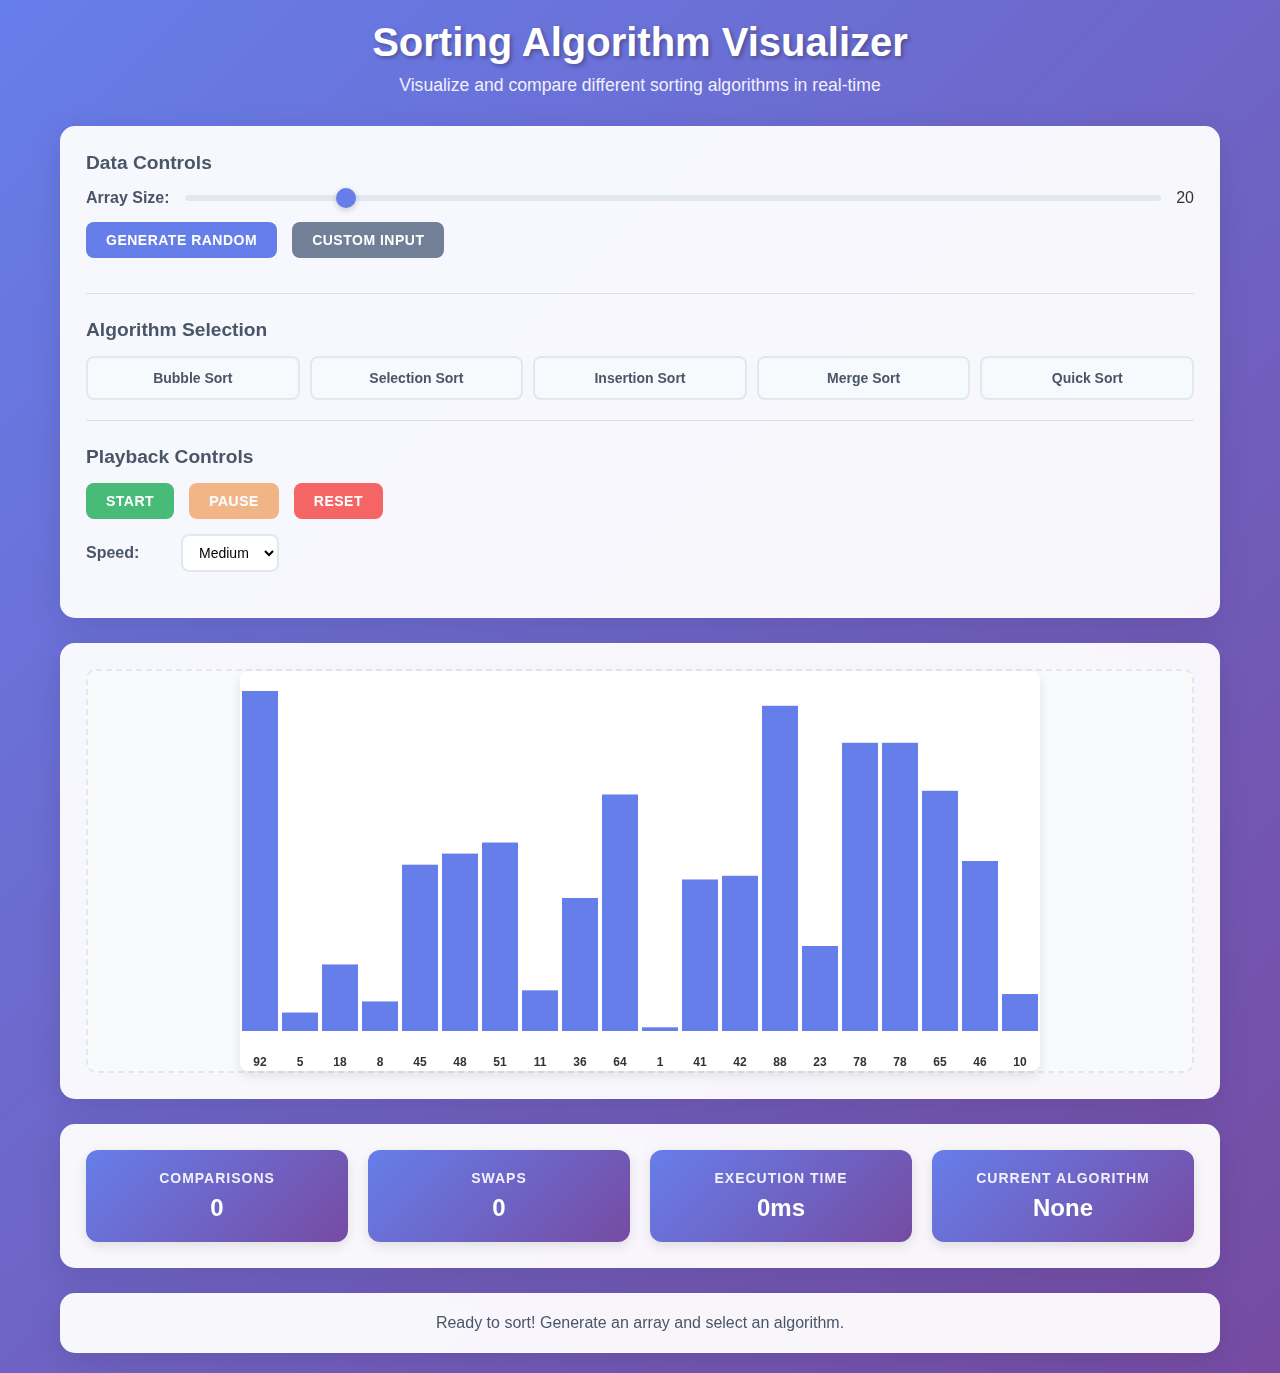
<file: index.html>
<!DOCTYPE html>
<html lang="en">
<head>
    <meta charset="UTF-8">
    <meta name="viewport" content="width=device-width, initial-scale=1.0">
    <title>Sorting Algorithm Visualizer</title>
    <link rel="stylesheet" href="styles.css">
</head>
<body>
    <div class="container">
        <!-- Header -->
        <header class="header">
            <h1>Sorting Algorithm Visualizer</h1>
            <p>Visualize and compare different sorting algorithms in real-time</p>
        </header>

        <!-- Controls Panel -->
        <section class="controls-panel">
            <!-- Data Generation Controls -->
            <div class="control-group">
                <h3>Data Controls</h3>
                <div class="control-row">
                    <label for="array-size">Array Size:</label>
                    <input type="range" id="array-size" min="5" max="100" value="20">
                    <span id="size-display">20</span>
                </div>
                <div class="control-row">
                    <button id="generate-random" class="btn btn-primary">Generate Random</button>
                    <button id="generate-custom" class="btn btn-secondary">Custom Input</button>
                </div>
                <div class="control-row" id="custom-input-row" style="display: none;">
                    <input type="text" id="custom-array" placeholder="Enter numbers separated by commas (e.g., 5,2,8,1,9)">
                    <button id="apply-custom" class="btn btn-success">Apply</button>
                </div>
            </div>

            <!-- Algorithm Selection -->
            <div class="control-group">
                <h3>Algorithm Selection</h3>
                <div class="algorithm-buttons">
                    <button class="algorithm-btn" data-algorithm="bubble">Bubble Sort</button>
                    <button class="algorithm-btn" data-algorithm="selection">Selection Sort</button>
                    <button class="algorithm-btn" data-algorithm="insertion">Insertion Sort</button>
                    <button class="algorithm-btn" data-algorithm="merge">Merge Sort</button>
                    <button class="algorithm-btn" data-algorithm="quick">Quick Sort</button>
                </div>
            </div>

            <!-- Playback Controls -->
            <div class="control-group">
                <h3>Playback Controls</h3>
                <div class="control-row">
                    <button id="start-sort" class="btn btn-success">Start</button>
                    <button id="pause-sort" class="btn btn-warning" disabled>Pause</button>
                    <button id="reset-sort" class="btn btn-danger">Reset</button>
                </div>
                <div class="control-row">
                    <label for="speed-select">Speed:</label>
                    <select id="speed-select">
                        <option value="slow">Slow</option>
                        <option value="medium" selected>Medium</option>
                        <option value="fast">Fast</option>
                    </select>
                </div>
            </div>
        </section>

        <!-- Visualization Area -->
        <section class="visualization-area">
            <div class="chart-container">
                <canvas id="sorting-chart" width="800" height="400"></canvas>
            </div>
        </section>

        <!-- Performance Metrics -->
        <section class="performance-metrics">
            <div class="metrics-grid">
                <div class="metric-card">
                    <h4>Comparisons</h4>
                    <span id="comparisons-count">0</span>
                </div>
                <div class="metric-card">
                    <h4>Swaps</h4>
                    <span id="swaps-count">0</span>
                </div>
                <div class="metric-card">
                    <h4>Execution Time</h4>
                    <span id="execution-time">0ms</span>
                </div>
                <div class="metric-card">
                    <h4>Current Algorithm</h4>
                    <span id="current-algorithm">None</span>
                </div>
            </div>
        </section>

        <!-- Status Display -->
        <section class="status-display">
            <div id="status-message">Ready to sort! Generate an array and select an algorithm.</div>
        </section>
    </div>

    <!-- Sorting Algorithm Modules -->
    <script src="algorithms/bubbleSort.js"></script>
    <script src="algorithms/selectionSort.js"></script>
    <script src="algorithms/insertionSort.js"></script>
    <script src="algorithms/mergeSort.js"></script>
    <script src="algorithms/quickSort.js"></script>
    
    <!-- Main Application Script -->
    <script src="script.js"></script>
</body>
</html>
</file>
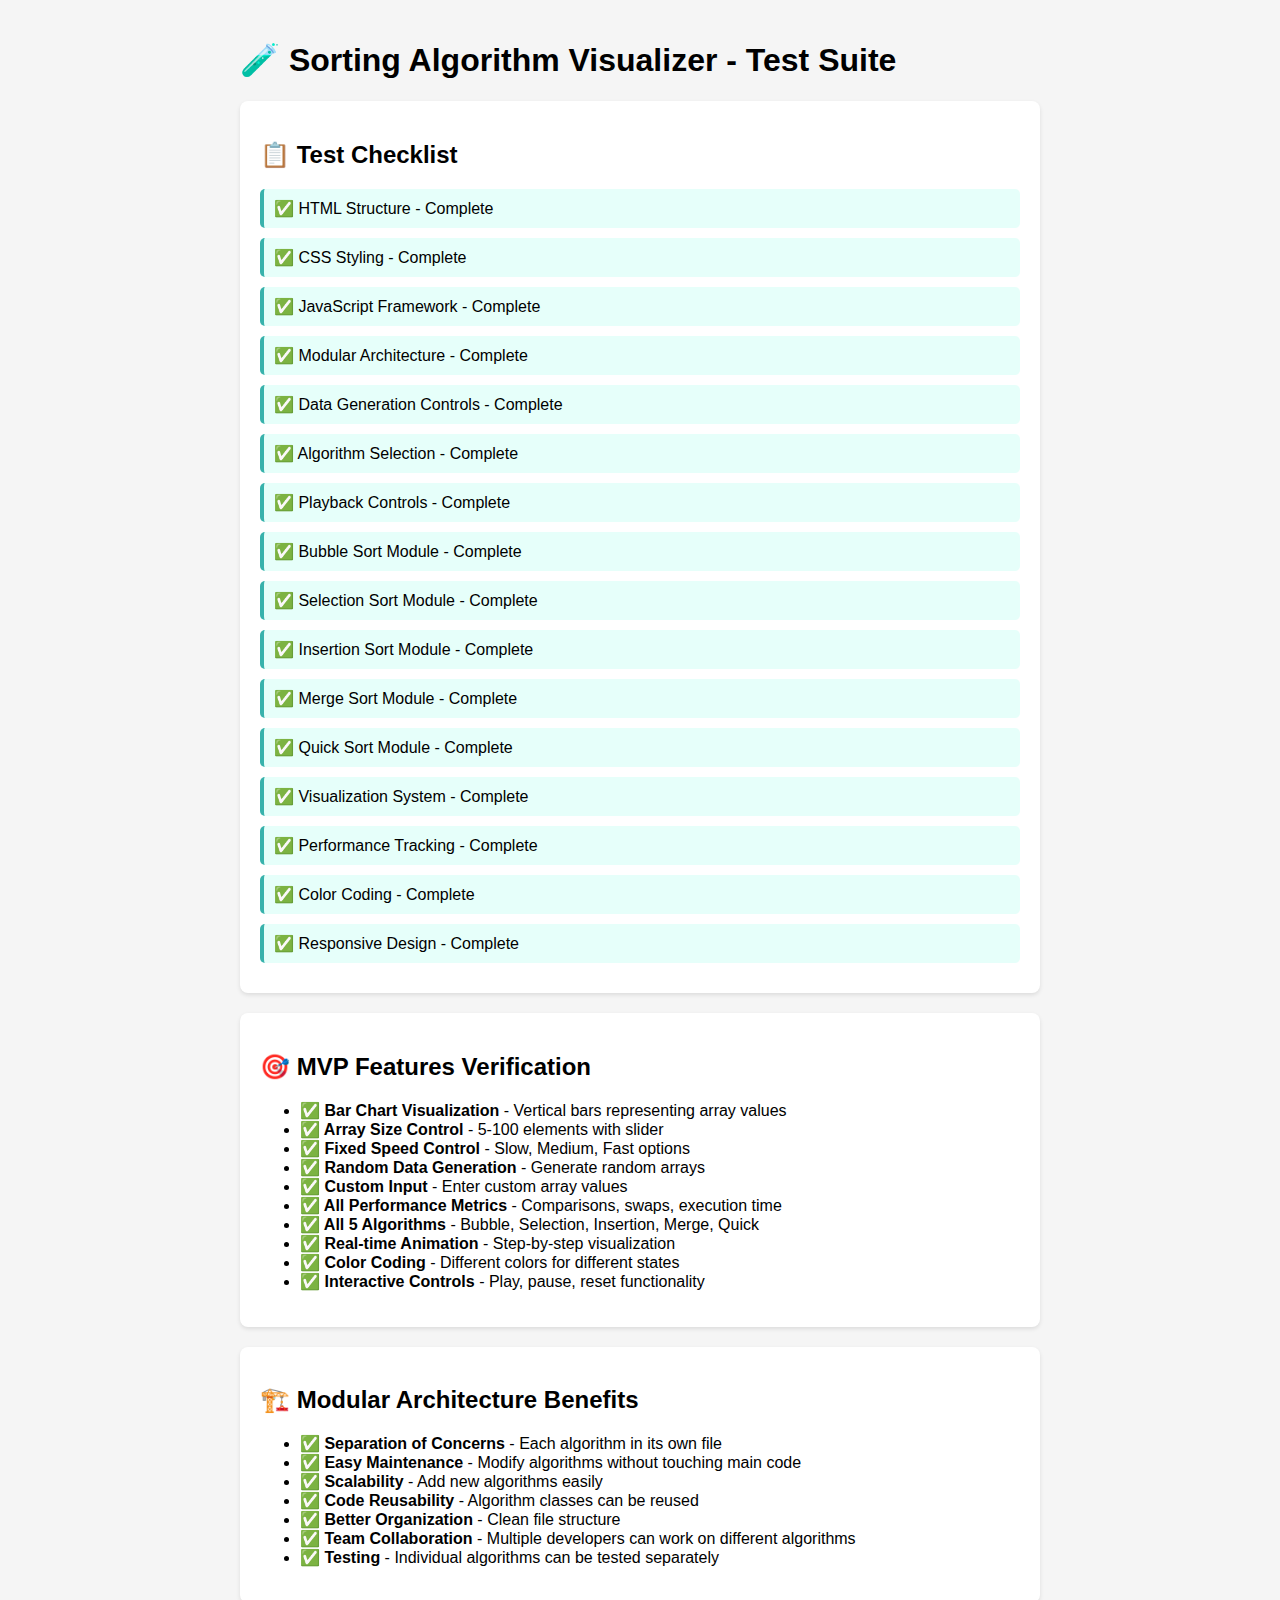
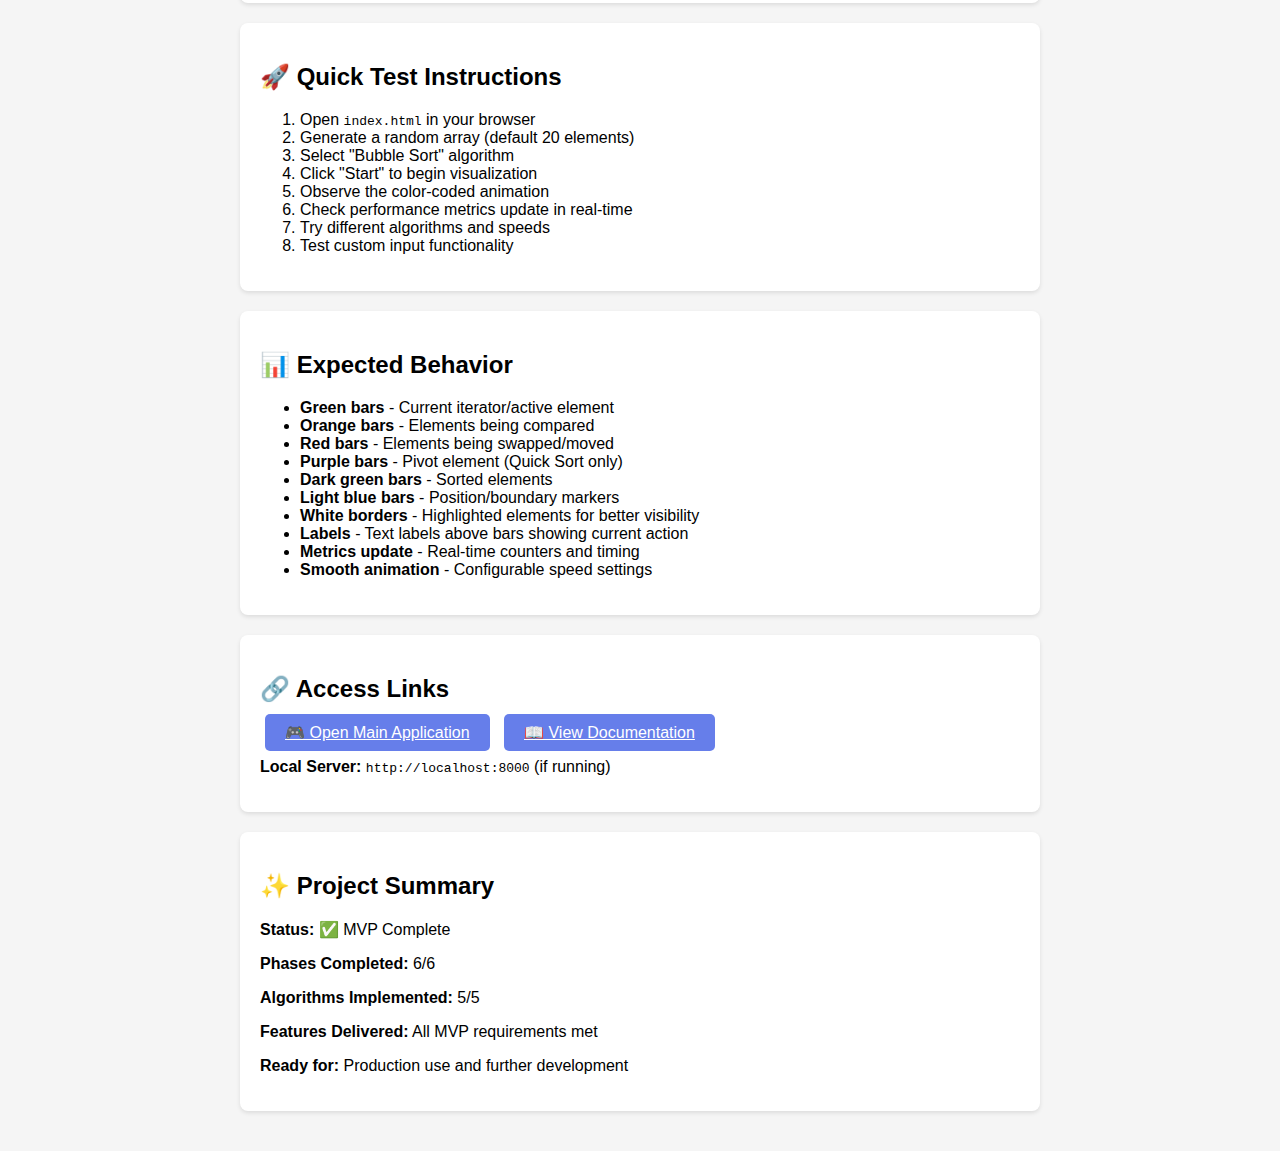
<file: test.html>
<!DOCTYPE html>
<html lang="en">
<head>
    <meta charset="UTF-8">
    <meta name="viewport" content="width=device-width, initial-scale=1.0">
    <title>Sorting Visualizer - Test Page</title>
    <style>
        body {
            font-family: Arial, sans-serif;
            max-width: 800px;
            margin: 0 auto;
            padding: 20px;
            background: #f5f5f5;
        }
        .test-section {
            background: white;
            padding: 20px;
            margin: 20px 0;
            border-radius: 8px;
            box-shadow: 0 2px 4px rgba(0,0,0,0.1);
        }
        .test-button {
            background: #667eea;
            color: white;
            border: none;
            padding: 10px 20px;
            border-radius: 5px;
            cursor: pointer;
            margin: 5px;
        }
        .test-button:hover {
            background: #5a67d8;
        }
        .status {
            margin: 10px 0;
            padding: 10px;
            border-radius: 5px;
            background: #e6fffa;
            border-left: 4px solid #38b2ac;
        }
    </style>
</head>
<body>
    <h1>🧪 Sorting Algorithm Visualizer - Test Suite</h1>
    
    <div class="test-section">
        <h2>📋 Test Checklist</h2>
        <div id="test-results">
            <div class="status">✅ HTML Structure - Complete</div>
            <div class="status">✅ CSS Styling - Complete</div>
            <div class="status">✅ JavaScript Framework - Complete</div>
            <div class="status">✅ Modular Architecture - Complete</div>
            <div class="status">✅ Data Generation Controls - Complete</div>
            <div class="status">✅ Algorithm Selection - Complete</div>
            <div class="status">✅ Playback Controls - Complete</div>
            <div class="status">✅ Bubble Sort Module - Complete</div>
            <div class="status">✅ Selection Sort Module - Complete</div>
            <div class="status">✅ Insertion Sort Module - Complete</div>
            <div class="status">✅ Merge Sort Module - Complete</div>
            <div class="status">✅ Quick Sort Module - Complete</div>
            <div class="status">✅ Visualization System - Complete</div>
            <div class="status">✅ Performance Tracking - Complete</div>
            <div class="status">✅ Color Coding - Complete</div>
            <div class="status">✅ Responsive Design - Complete</div>
        </div>
    </div>

    <div class="test-section">
        <h2>🎯 MVP Features Verification</h2>
        <ul>
            <li><strong>✅ Bar Chart Visualization</strong> - Vertical bars representing array values</li>
            <li><strong>✅ Array Size Control</strong> - 5-100 elements with slider</li>
            <li><strong>✅ Fixed Speed Control</strong> - Slow, Medium, Fast options</li>
            <li><strong>✅ Random Data Generation</strong> - Generate random arrays</li>
            <li><strong>✅ Custom Input</strong> - Enter custom array values</li>
            <li><strong>✅ All Performance Metrics</strong> - Comparisons, swaps, execution time</li>
            <li><strong>✅ All 5 Algorithms</strong> - Bubble, Selection, Insertion, Merge, Quick</li>
            <li><strong>✅ Real-time Animation</strong> - Step-by-step visualization</li>
            <li><strong>✅ Color Coding</strong> - Different colors for different states</li>
            <li><strong>✅ Interactive Controls</strong> - Play, pause, reset functionality</li>
        </ul>
    </div>

    <div class="test-section">
        <h2>🏗️ Modular Architecture Benefits</h2>
        <ul>
            <li><strong>✅ Separation of Concerns</strong> - Each algorithm in its own file</li>
            <li><strong>✅ Easy Maintenance</strong> - Modify algorithms without touching main code</li>
            <li><strong>✅ Scalability</strong> - Add new algorithms easily</li>
            <li><strong>✅ Code Reusability</strong> - Algorithm classes can be reused</li>
            <li><strong>✅ Better Organization</strong> - Clean file structure</li>
            <li><strong>✅ Team Collaboration</strong> - Multiple developers can work on different algorithms</li>
            <li><strong>✅ Testing</strong> - Individual algorithms can be tested separately</li>
        </ul>
    </div>

    <div class="test-section">
        <h2>🚀 Quick Test Instructions</h2>
        <ol>
            <li>Open <code>index.html</code> in your browser</li>
            <li>Generate a random array (default 20 elements)</li>
            <li>Select "Bubble Sort" algorithm</li>
            <li>Click "Start" to begin visualization</li>
            <li>Observe the color-coded animation</li>
            <li>Check performance metrics update in real-time</li>
            <li>Try different algorithms and speeds</li>
            <li>Test custom input functionality</li>
        </ol>
    </div>

    <div class="test-section">
        <h2>📊 Expected Behavior</h2>
        <ul>
            <li><strong>Green bars</strong> - Current iterator/active element</li>
            <li><strong>Orange bars</strong> - Elements being compared</li>
            <li><strong>Red bars</strong> - Elements being swapped/moved</li>
            <li><strong>Purple bars</strong> - Pivot element (Quick Sort only)</li>
            <li><strong>Dark green bars</strong> - Sorted elements</li>
            <li><strong>Light blue bars</strong> - Position/boundary markers</li>
            <li><strong>White borders</strong> - Highlighted elements for better visibility</li>
            <li><strong>Labels</strong> - Text labels above bars showing current action</li>
            <li><strong>Metrics update</strong> - Real-time counters and timing</li>
            <li><strong>Smooth animation</strong> - Configurable speed settings</li>
        </ul>
    </div>

    <div class="test-section">
        <h2>🔗 Access Links</h2>
        <p>
            <a href="index.html" class="test-button">🎮 Open Main Application</a>
            <a href="README.md" class="test-button">📖 View Documentation</a>
        </p>
        <p><strong>Local Server:</strong> <code>http://localhost:8000</code> (if running)</p>
    </div>

    <div class="test-section">
        <h2>✨ Project Summary</h2>
        <p><strong>Status:</strong> ✅ MVP Complete</p>
        <p><strong>Phases Completed:</strong> 6/6</p>
        <p><strong>Algorithms Implemented:</strong> 5/5</p>
        <p><strong>Features Delivered:</strong> All MVP requirements met</p>
        <p><strong>Ready for:</strong> Production use and further development</p>
    </div>

    <script>
        // Simple test to verify JavaScript is working
        console.log('🧪 Test page loaded successfully!');
        console.log('📊 Sorting Visualizer MVP is ready for testing');
        
        // Add some interactive feedback
        document.querySelectorAll('.test-button').forEach(button => {
            button.addEventListener('click', function() {
                console.log('🔗 Navigation clicked:', this.textContent);
            });
        });
    </script>
</body>
</html>
</file>
<file: styles.css>
/* Reset and Base Styles */
* {
    margin: 0;
    padding: 0;
    box-sizing: border-box;
}

body {
    font-family: 'Segoe UI', Tahoma, Geneva, Verdana, sans-serif;
    background: linear-gradient(135deg, #667eea 0%, #764ba2 100%);
    min-height: 100vh;
    color: #333;
}

.container {
    max-width: 1200px;
    margin: 0 auto;
    padding: 20px;
}

/* Header Styles */
.header {
    text-align: center;
    margin-bottom: 30px;
    color: white;
}

.header h1 {
    font-size: 2.5rem;
    margin-bottom: 10px;
    text-shadow: 2px 2px 4px rgba(0,0,0,0.3);
}

.header p {
    font-size: 1.1rem;
    opacity: 0.9;
}

/* Controls Panel */
.controls-panel {
    background: rgba(255, 255, 255, 0.95);
    border-radius: 15px;
    padding: 25px;
    margin-bottom: 25px;
    box-shadow: 0 8px 32px rgba(0,0,0,0.1);
    backdrop-filter: blur(10px);
    border: 1px solid rgba(255, 255, 255, 0.2);
}

.control-group {
    margin-bottom: 25px;
    padding-bottom: 20px;
    border-bottom: 1px solid #e0e0e0;
}

.control-group:last-child {
    border-bottom: none;
    margin-bottom: 0;
}

.control-group h3 {
    color: #4a5568;
    margin-bottom: 15px;
    font-size: 1.2rem;
}

.control-row {
    display: flex;
    align-items: center;
    gap: 15px;
    margin-bottom: 15px;
    flex-wrap: wrap;
}

.control-row:last-child {
    margin-bottom: 0;
}

/* Form Controls */
label {
    font-weight: 600;
    color: #4a5568;
    min-width: 80px;
}

input[type="range"] {
    flex: 1;
    min-width: 150px;
    height: 6px;
    border-radius: 3px;
    background: #e2e8f0;
    outline: none;
    -webkit-appearance: none;
}

input[type="range"]::-webkit-slider-thumb {
    -webkit-appearance: none;
    appearance: none;
    width: 20px;
    height: 20px;
    border-radius: 50%;
    background: #667eea;
    cursor: pointer;
    box-shadow: 0 2px 6px rgba(0,0,0,0.2);
}

input[type="range"]::-moz-range-thumb {
    width: 20px;
    height: 20px;
    border-radius: 50%;
    background: #667eea;
    cursor: pointer;
    border: none;
    box-shadow: 0 2px 6px rgba(0,0,0,0.2);
}

input[type="text"] {
    flex: 1;
    padding: 10px 15px;
    border: 2px solid #e2e8f0;
    border-radius: 8px;
    font-size: 14px;
    transition: border-color 0.3s ease;
}

input[type="text"]:focus {
    outline: none;
    border-color: #667eea;
}

select {
    padding: 8px 12px;
    border: 2px solid #e2e8f0;
    border-radius: 8px;
    background: white;
    font-size: 14px;
    cursor: pointer;
}

/* Buttons */
.btn {
    padding: 10px 20px;
    border: none;
    border-radius: 8px;
    font-size: 14px;
    font-weight: 600;
    cursor: pointer;
    transition: all 0.3s ease;
    text-transform: uppercase;
    letter-spacing: 0.5px;
}

.btn-primary {
    background: #667eea;
    color: white;
}

.btn-primary:hover {
    background: #5a67d8;
    transform: translateY(-2px);
    box-shadow: 0 4px 12px rgba(102, 126, 234, 0.4);
}

.btn-secondary {
    background: #718096;
    color: white;
}

.btn-secondary:hover {
    background: #4a5568;
    transform: translateY(-2px);
    box-shadow: 0 4px 12px rgba(113, 128, 150, 0.4);
}

.btn-success {
    background: #48bb78;
    color: white;
}

.btn-success:hover {
    background: #38a169;
    transform: translateY(-2px);
    box-shadow: 0 4px 12px rgba(72, 187, 120, 0.4);
}

.btn-warning {
    background: #ed8936;
    color: white;
}

.btn-warning:hover {
    background: #dd6b20;
    transform: translateY(-2px);
    box-shadow: 0 4px 12px rgba(237, 137, 54, 0.4);
}

.btn-danger {
    background: #f56565;
    color: white;
}

.btn-danger:hover {
    background: #e53e3e;
    transform: translateY(-2px);
    box-shadow: 0 4px 12px rgba(245, 101, 101, 0.4);
}

.btn:disabled {
    opacity: 0.6;
    cursor: not-allowed;
    transform: none;
    box-shadow: none;
}

/* Algorithm Buttons */
.algorithm-buttons {
    display: grid;
    grid-template-columns: repeat(auto-fit, minmax(150px, 1fr));
    gap: 10px;
}

.algorithm-btn {
    padding: 12px 16px;
    background: #f7fafc;
    border: 2px solid #e2e8f0;
    border-radius: 8px;
    font-size: 14px;
    font-weight: 600;
    cursor: pointer;
    transition: all 0.3s ease;
    color: #4a5568;
}

.algorithm-btn:hover {
    background: #edf2f7;
    border-color: #cbd5e0;
    transform: translateY(-1px);
}

.algorithm-btn.active {
    background: #667eea;
    color: white;
    border-color: #667eea;
    box-shadow: 0 4px 12px rgba(102, 126, 234, 0.3);
}

/* Visualization Area */
.visualization-area {
    background: rgba(255, 255, 255, 0.95);
    border-radius: 15px;
    padding: 25px;
    margin-bottom: 25px;
    box-shadow: 0 8px 32px rgba(0,0,0,0.1);
    backdrop-filter: blur(10px);
    border: 1px solid rgba(255, 255, 255, 0.2);
}

.chart-container {
    display: flex;
    justify-content: center;
    align-items: center;
    min-height: 400px;
    background: #f8fafc;
    border-radius: 10px;
    border: 2px dashed #e2e8f0;
}

#sorting-chart {
    border-radius: 8px;
    background: white;
    box-shadow: 0 4px 12px rgba(0,0,0,0.1);
}

/* Performance Metrics */
.performance-metrics {
    background: rgba(255, 255, 255, 0.95);
    border-radius: 15px;
    padding: 25px;
    margin-bottom: 25px;
    box-shadow: 0 8px 32px rgba(0,0,0,0.1);
    backdrop-filter: blur(10px);
    border: 1px solid rgba(255, 255, 255, 0.2);
}

.metrics-grid {
    display: grid;
    grid-template-columns: repeat(auto-fit, minmax(200px, 1fr));
    gap: 20px;
}

.metric-card {
    background: linear-gradient(135deg, #667eea 0%, #764ba2 100%);
    color: white;
    padding: 20px;
    border-radius: 12px;
    text-align: center;
    box-shadow: 0 4px 12px rgba(0,0,0,0.1);
}

.metric-card h4 {
    font-size: 14px;
    margin-bottom: 8px;
    opacity: 0.9;
    text-transform: uppercase;
    letter-spacing: 1px;
}

.metric-card span {
    font-size: 24px;
    font-weight: bold;
    display: block;
}

/* Status Display */
.status-display {
    background: rgba(255, 255, 255, 0.95);
    border-radius: 15px;
    padding: 20px;
    box-shadow: 0 8px 32px rgba(0,0,0,0.1);
    backdrop-filter: blur(10px);
    border: 1px solid rgba(255, 255, 255, 0.2);
}

#status-message {
    text-align: center;
    font-size: 16px;
    color: #4a5568;
    font-weight: 500;
}

/* Responsive Design */
@media (max-width: 768px) {
    .container {
        padding: 15px;
    }
    
    .header h1 {
        font-size: 2rem;
    }
    
    .control-row {
        flex-direction: column;
        align-items: stretch;
    }
    
    .control-row label {
        min-width: auto;
        margin-bottom: 5px;
    }
    
    .algorithm-buttons {
        grid-template-columns: 1fr;
    }
    
    .metrics-grid {
        grid-template-columns: repeat(2, 1fr);
    }
    
    #sorting-chart {
        width: 100%;
        height: 300px;
    }
}

@media (max-width: 480px) {
    .header h1 {
        font-size: 1.5rem;
    }
    
    .metrics-grid {
        grid-template-columns: 1fr;
    }
    
    .btn {
        padding: 8px 16px;
        font-size: 12px;
    }
}

/* Animation Classes */
.fade-in {
    animation: fadeIn 0.5s ease-in;
}

@keyframes fadeIn {
    from { opacity: 0; transform: translateY(20px); }
    to { opacity: 1; transform: translateY(0); }
}

.pulse {
    animation: pulse 2s infinite;
}

@keyframes pulse {
    0% { transform: scale(1); }
    50% { transform: scale(1.05); }
    100% { transform: scale(1); }
}
</file>
